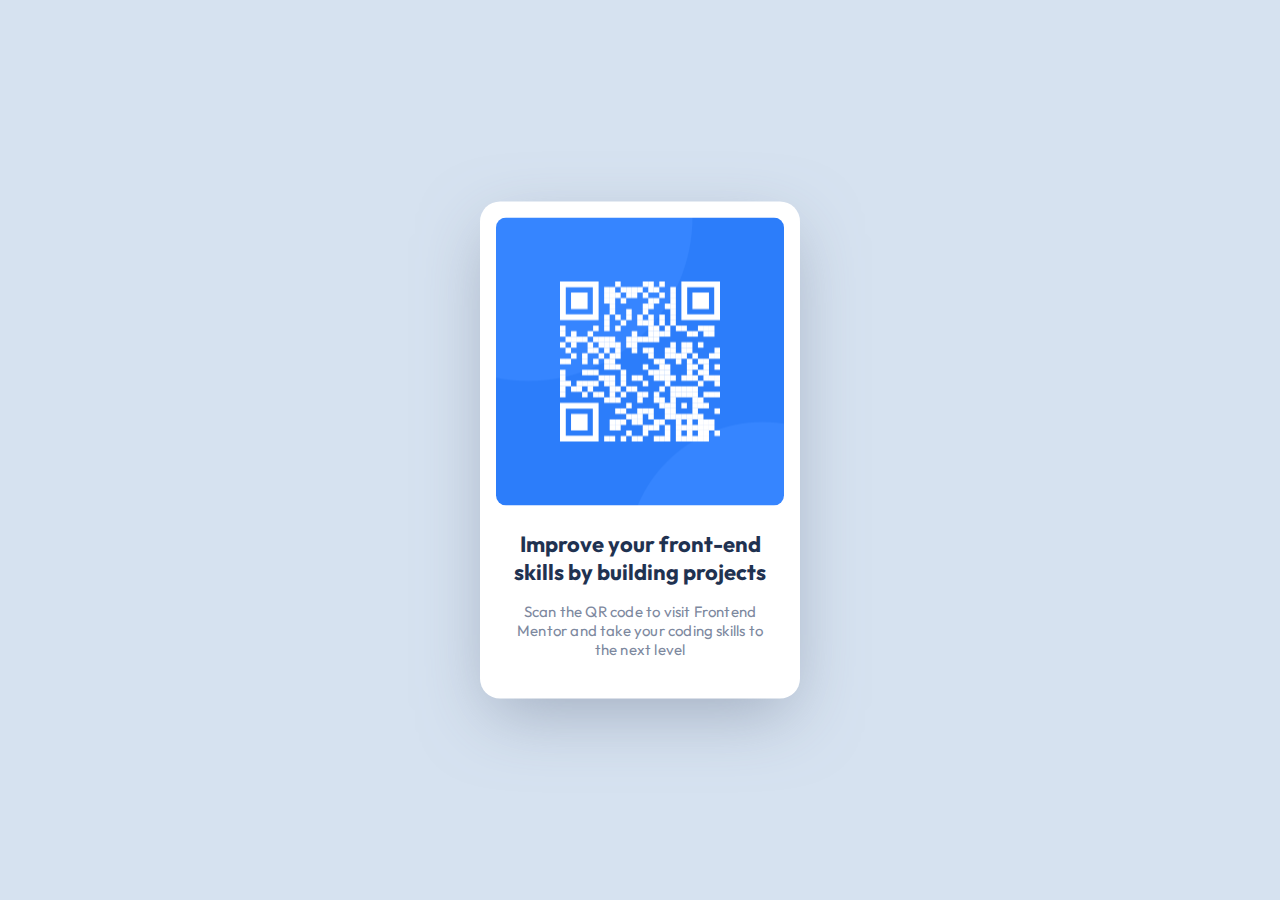
<file: qr-code-component/index.html>
<!DOCTYPE html>
<html lang="en">
  <head>
    <meta charset="UTF-8" />
    <meta name="viewport" content="width=device-width, initial-scale=1.0" />
    <link
      rel="icon"
      type="image/png"
      sizes="32x32"
      href="./images/favicon-32x32.png"
    />
    <title>Frontend Mentor | QR code component</title>
    <link rel="stylesheet" href="style.css" />
  </head>
  <body>
    <div class="container">
      <div class="qr-code">
        <img src="./images/image-qr-code.png" alt="" />
      </div>
      <div class="infor">
        <p class="title">Improve your front-end skills by building projects</p>
        <p class="desc">
          Scan the QR code to visit Frontend Mentor and take your coding skills
          to the next level
        </p>
      </div>
    </div>
  </body>
</html>
</file>
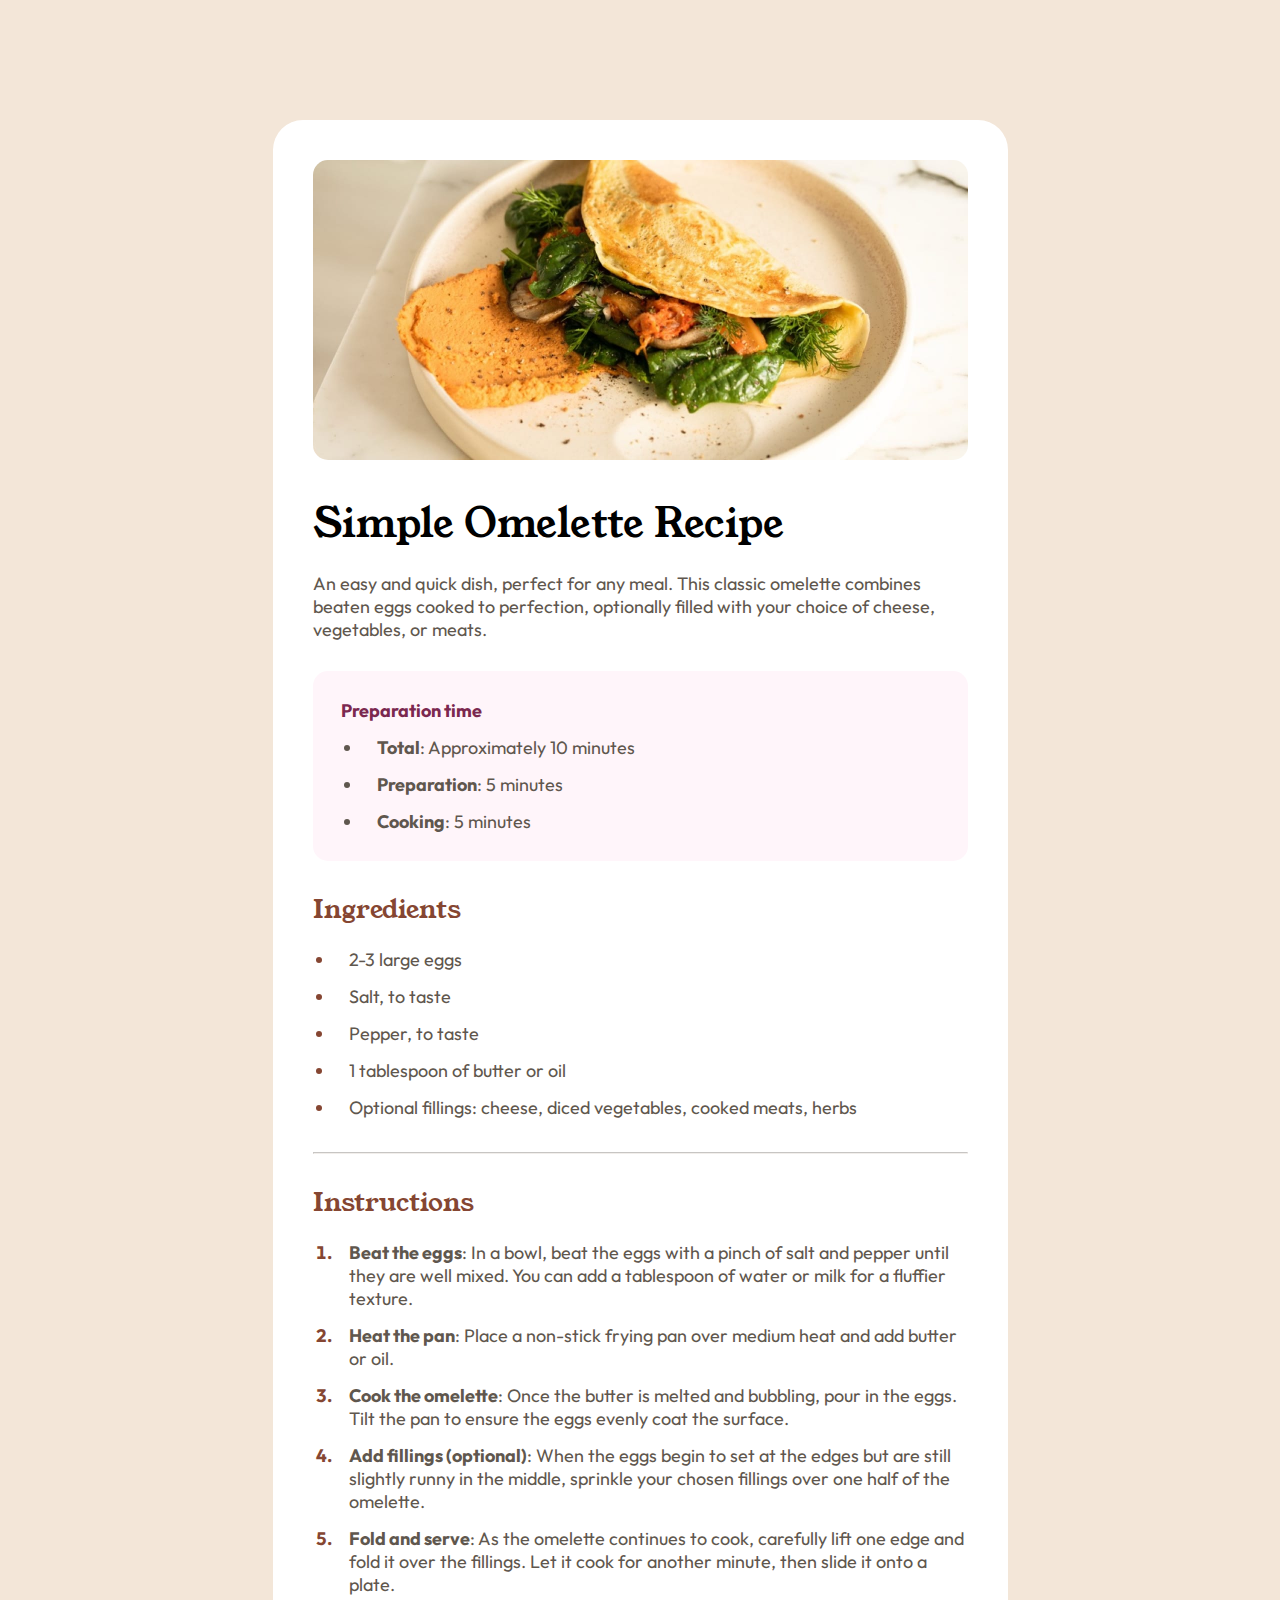
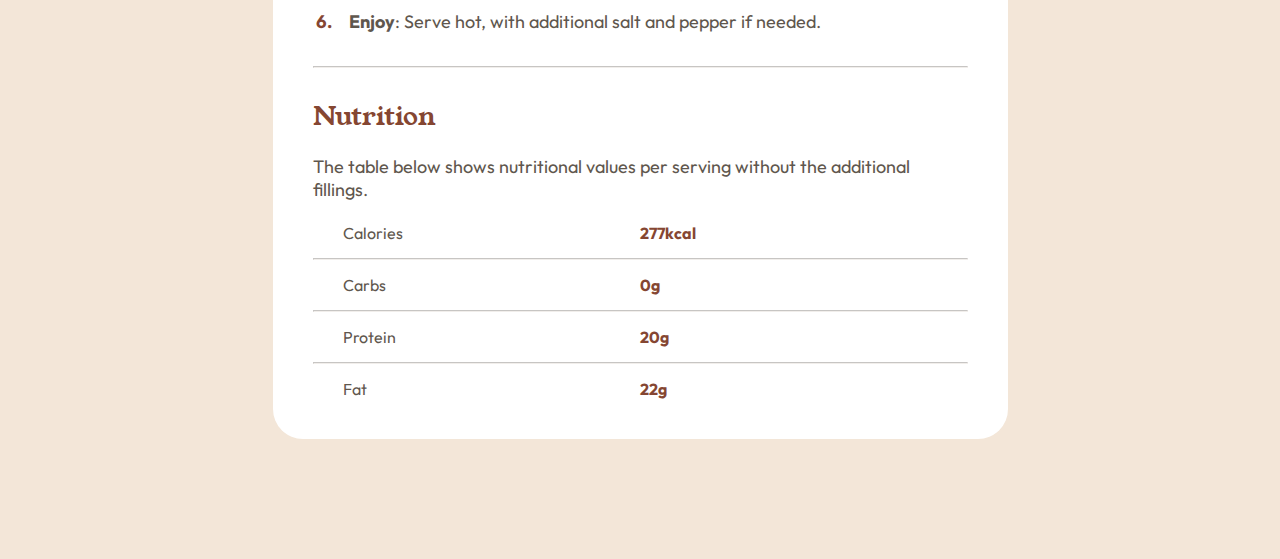
<file: reciep-page-main/index.html>
<!DOCTYPE html>
<html lang="en">
  <head>
    <meta charset="UTF-8" />
    <meta name="viewport" content="width=device-width, initial-scale=1.0" />
    <link
      rel="icon"
      type="image/png"
      sizes="32x32"
      href="./assets/images/favicon-32x32.png"
    />
    <title>Frontend Mentor | Recipe page</title>
    <link rel="stylesheet" href="./assets/style.css" />
  </head>
  <body>
    <div class="card">
      <header>
        <img src="./assets/images/image-omelette.jpeg" alt="" />
      </header>
      <main>
        <p class="title">Simple Omelette Recipe</p>
        <p class="desc">
          An easy and quick dish, perfect for any meal. This classic omelette
          combines beaten eggs cooked to perfection, optionally filled with your
          choice of cheese, vegetables, or meats.
        </p>
        <ul class="prepare-time">
          <p>Preparation time</p>
          <li><span>Total</span>: Approximately 10 minutes</li>
          <li><span>Preparation</span>: 5 minutes</li>
          <li><span>Cooking</span>: 5 minutes</li>
        </ul>
      </main>
      <article class="ingredients">
        <p class="heading">Ingredients</p>
        <ul>
          <li>2-3 large eggs</li>
          <li>Salt, to taste</li>
          <li>Pepper, to taste</li>
          <li>1 tablespoon of butter or oil</li>
          <li>
            Optional fillings: cheese, diced vegetables, cooked meats, herbs
          </li>
        </ul>
      </article class="instructions">
      <hr />
      <article>
        <p class="heading">Instructions</p>
        <ol>
          <li>
            <span>Beat the eggs</span>: In a bowl, beat the eggs with a pinch of
            salt and pepper until they are well mixed. You can add a tablespoon
            of water or milk for a fluffier texture.
          </li>
          <li>
            <span>Heat the pan</span>: Place a non-stick frying pan over medium
            heat and add butter or oil.
          </li>
          <li>
            <span>Cook the omelette</span>: Once the butter is melted and
            bubbling, pour in the eggs. Tilt the pan to ensure the eggs evenly
            coat the surface.
          </li>
          <li>
            <span>Add fillings (optional)</span>: When the eggs begin to set at
            the edges but are still slightly runny in the middle, sprinkle your
            chosen fillings over one half of the omelette.
          </li>
          <li>
            <span>Fold and serve</span>: As the omelette continues to cook,
            carefully lift one edge and fold it over the fillings. Let it cook
            for another minute, then slide it onto a plate.
          </li>
          <li>
            <span>Enjoy</span>: Serve hot, with additional salt and pepper if
            needed.
          </li>
        </ol>
      </article>
      <hr />
      <article class="nutritional">
        <p class="heading">Nutrition</p>
        <p class="desc">The table below shows nutritional values per serving without the additional fillings.</p>
        <div class="nutrition-wrap">
            <p>
                <span class="nutrition--name">Calories</span>
                <span class="nutrition--quantity">277kcal</span>
            </p>
            <hr>
            <p>
                <span class="nutrition--name">Carbs</span>
                <span class="nutrition--quantity">0g</span>
            </p>
            <hr>
            <p>
                <span class="nutrition--name">Protein</span>
                <span class="nutrition--quantity">20g</span>
            </p>
            <hr>
            <p>
                <span class="nutrition--name">Fat</span>
                <span class="nutrition--quantity">22g</span>
            </p>
        </div>
      </article>
    </div>
  </body>
</html>
</file>
<file: qr-code-component/style.css>
@import url("https://fonts.googleapis.com/css2?family=Outfit:wght@100..900&display=swap");

:root {
  --white: hsl(0, 0%, 100%);
  --light-gray: hsl(212, 45%, 89%);
  --grayish-blue: hsl(220, 15%, 55%);
  --dark-blue: hsl(218, 44%, 22%);
  --font-text: "Outfit", sans-serif;
  --font-size-p: 15px;
}

* {
  margin: 0;
  padding: 0;
  box-sizing: border-box;
  font-family: var(--font-text);
}

body {
  background-color: var(--light-gray);
  position: relative;
  width: 100%;
  height: 100vh;
}

.container {
  max-width: 320px;
  height: 497px;
  padding: 16px;
  background-color: var(--white);
  border-radius: 20px;
  position: absolute;
  top: 50%;
  left: 50%;
  transform: translate(-50%, -50%);
  -webkit-box-shadow: 0px 22px 68px -10px rgba(125, 136, 158, 0.6);
  -moz-box-shadow: 0px 22px 68px -10px rgba(125, 136, 158, 0.6);
  box-shadow: 0px 22px 68px -10px rgba(125, 136, 158, 0.6);
}

.container .qr-code {
  width: 288px;
  height: 288px;
  margin-bottom: 24px;
}

.container .qr-code img {
  width: 100%;
  height: 100%;
  object-fit: cover;
  border-radius: 10px;
}

.infor {
  text-align: center;
}

.infor .title {
  color: var(--dark-blue);
  font-size: 22px;
  font-weight: bold;
  margin-bottom: 16px;
}

.infor .desc {
  color: #7d889e;
  font-size: var(--font-size-p);
  letter-spacing: 0.19px;
  margin: 0 16px;
}
</file>
<file: reciep-page-main/assets/style.css>
* {
  margin: 0;
  padding: 0;
  box-sizing: border-box;
}
@font-face {
  font-family: outfit;
  src: url(./fonts/outfit/Outfit-VariableFont_wght.ttf);
}
@font-face {
  font-family: youngSerif;
  src: url(./fonts/young-serif/YoungSerif-Regular.ttf);
}
:root {
  --nutmeg: hsl(14, 45%, 36%);
  --dark-raspberry: hsl(332, 51%, 32%);
  --white: hsl(0, 0%, 100%);
  --rose-white: hsl(330, 100%, 98%);
  --eggshell: hsl(30, 54%, 90%);
  --light-grey: hsl(30, 18%, 87%);
  --wenge-brown: hsl(30, 10%, 34%);
  --dark-charcoal: hsl(24, 5%, 18%);
  --font-title: youngSerif;
  --font-text: outfit;
}
body {
  font-family: var(--font-text);
  background-color: var(--eggshell);
  font-size: 15px;
  color: var(--wenge-brown);
}
.card {
  /* width: 735px; */
  padding: 40px;
  border-radius: 30px;
  background-color: var(--white);
  margin: 120px auto;
}
header {
  width: 100%;
  height: 300px;
}
header img {
  width: 100%;
  height: 100%;
  object-fit: cover;
  border-radius: 15px;
}
main {
  margin-top: 35px;
}
main .title {
  font-size: 40px;
  font-family: var(--font-title);
  color: #000;
}
main .desc {
  margin: 20px 0 30px;
}
main .prepare-time {
  background-color: var(--rose-white);
  border-radius: 15px;
  padding: 28px;
}
main .prepare-time p {
  color: var(--dark-raspberry);
  font-size: 18px;
  font-weight: bold;
}
main .prepare-time li {
  padding-left: 14px;
  margin: 14px 0 14px 22px;
}
main .prepare-time li:last-child {
  margin-bottom: 0;
}
main .prepare-time span {
  font-weight: bold;
}
article {
  margin-top: 30px;
}
article .heading {
  color: var(--nutmeg);
  font-size: 26px;
  font-family: var(--font-title);
  margin-bottom: 20px;
}
hr {
  border-color: var(--light-grey);
  opacity: 0.5;
}
article ul,
ol {
  margin-bottom: 33px;
}
article ul li::marker,
ol li::marker {
  color: var(--nutmeg);
  font-weight: bold;
}
article li {
  padding-left: 14px;
  margin: 14px 0 14px 22px;
}
article ol span {
  color: var(--wenge-brown);
  font-weight: bold;
}
.nutritional .desc {
  margin-bottom: 22px;
}
.nutritional .nutrition-wrap p {
  display: flex;
  justify-content: space-between;
  font-size: 16px;
}
.nutritional .nutrition-wrap span {
  width: 50%;
}
.nutritional .nutrition-wrap p span:first-child {
  padding-left: 30px;
}
.nutritional .nutrition-wrap p span:last-child {
  color: var(--nutmeg);
  font-weight: bold;
}
.nutritional .nutrition-wrap p:not(p:last-child) {
  margin: 15px 0;
}
.nutritional .nutrition-wrap p:last-child {
  margin-top: 15px;
}

@media screen and (min-width: 768px) {
  body {
    font-size: 18px;
  }
  .card {
    width: 735px;
  }
}

@media only screen and (min-width: 600px) and (max-width: 767px) {
  body {
    font-size: 16px;
  }
  .card {
    margin: 20px;
  }
}

@media only screen and (max-width: 600px) {
  body {
    font-size: 16px;
  }
  .card {
    margin: 20px;
  }
}
</file>
